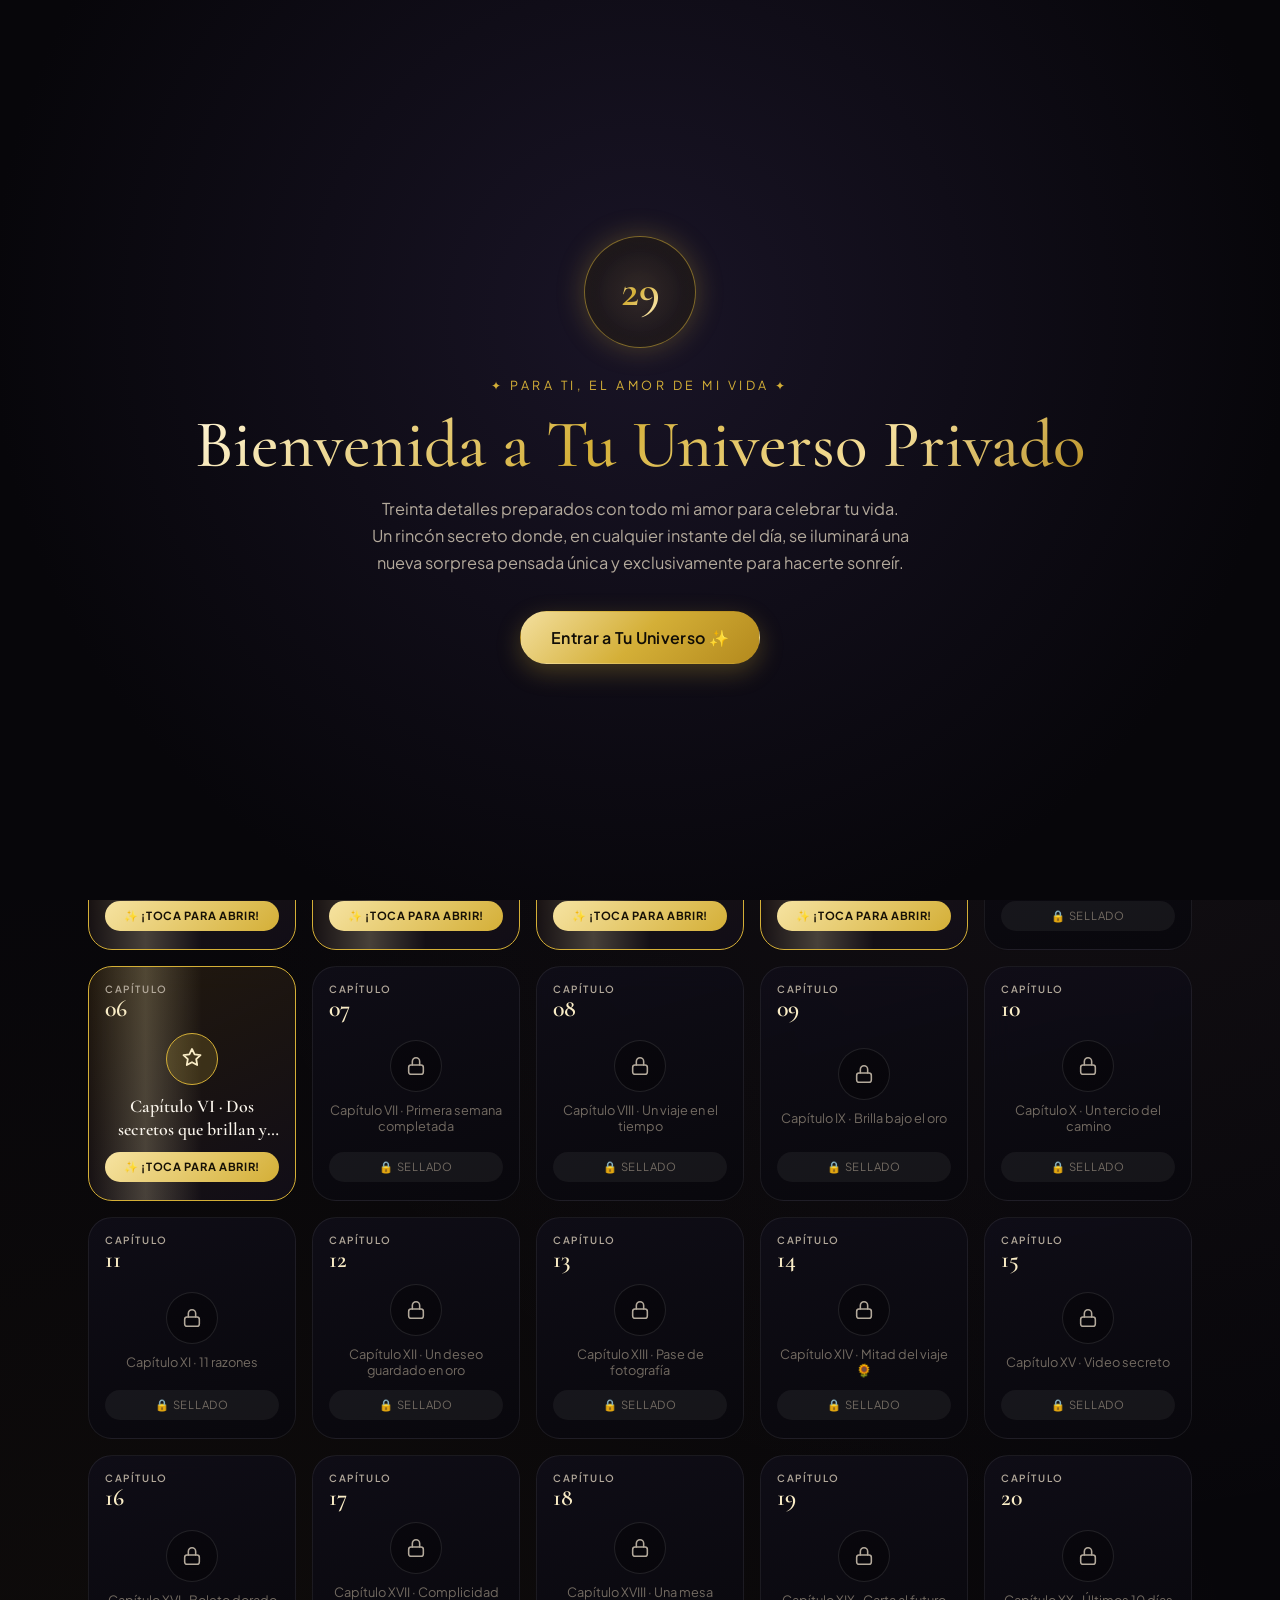
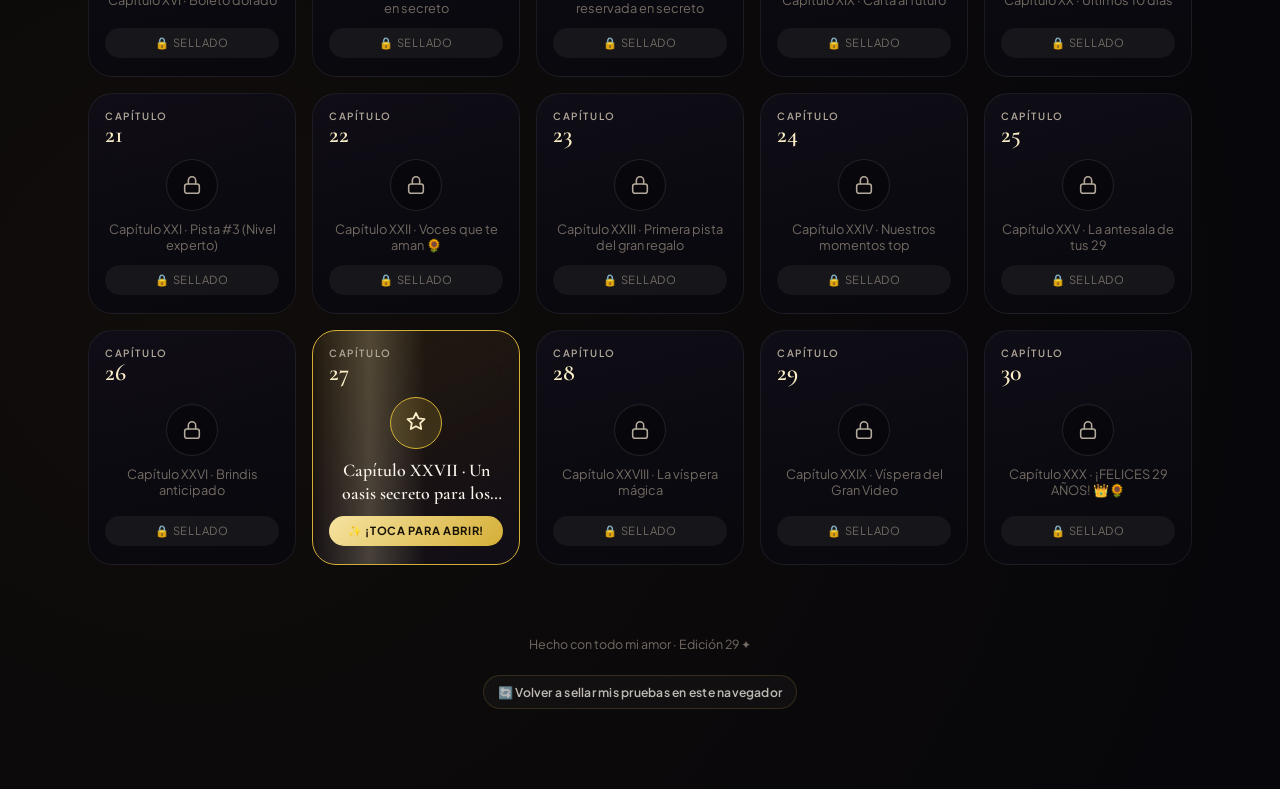
<file: index.html>
<!DOCTYPE html>
<html lang="es">
<head>
  <meta charset="UTF-8" />
  <meta name="viewport" content="width=device-width, initial-scale=1.0, viewport-fit=cover" />
  <meta name="theme-color" content="#07060a" />
  <meta name="apple-mobile-web-app-capable" content="yes" />
  <meta name="apple-mobile-web-app-status-bar-style" content="black-translucent" />
  <title>El Mes de tus 29 · Tu Universo</title>

  <link rel="icon" type="image/svg+xml" href="./assets/icon.svg" />
  <link rel="apple-touch-icon" href="./assets/icon.svg" />
  <link rel="manifest" href="./manifest.json" />

  <link rel="preconnect" href="https://fonts.googleapis.com" />
  <link rel="preconnect" href="https://fonts.gstatic.com" crossorigin />
  <link
    href="https://fonts.googleapis.com/css2?family=Cormorant+Garamond:ital,wght@0,500;0,600;0,700;1,500&family=Great+Vibes&family=Plus+Jakarta+Sans:wght@400;500;600;700&display=swap"
    rel="stylesheet"
  />

  <link rel="stylesheet" href="./css/theme.css" />
  <link rel="stylesheet" href="./css/app.css" />
</head>
<body>
  <canvas id="particles-canvas"></canvas>

  <!-- Velvet Luxury Welcome Curtain -->
  <section class="welcome-curtain" id="welcome-curtain">
    <div class="curtain-crest">
      <span class="gold-text">29</span>
    </div>
    <p class="curtain-eyebrow" id="curtain-her-name">✦ PARA TI, EL AMOR DE MI VIDA ✦</p>
    <h1 class="curtain-title gold-text">Bienvenida a Tu Universo Privado</h1>
    <p class="curtain-sub">
      Treinta detalles preparados con todo mi amor para celebrar tu vida.<br />
      Un rincón secreto donde, en cualquier instante del día, se iluminará una nueva sorpresa pensada única y exclusivamente para hacerte sonreír.
    </p>
    <button type="button" class="btn btn-gold btn-lg" id="enter-universe-btn">
      Entrar a Tu Universo ✨
    </button>
  </section>

  <!-- Her Sanctuary Main Shell -->
  <main class="app-shell">
    <header class="top-bar">
      <div class="brand-mini">
        <div class="brand-monogram">29</div>
        <span class="brand-label" id="brand-title-mini">El Mes de tus 29</span>
      </div>
      <div class="top-actions">
        <button type="button" class="music-pill" id="music-toggle-btn">
          <span class="music-bars"><i></i><i></i><i></i></span>
          <span id="music-label">Música</span>
        </button>
      </div>
    </header>

    <section class="hero">
      <div class="hero-kicker" id="countdown-kicker">Cuenta regresiva hacia tus 29</div>
      <h1 class="hero-title gold-text" id="hero-title">El Mes de tus 29</h1>
      <p class="hero-script" id="hero-her-name">Para ti, el amor de mi vida</p>
      <p class="hero-subtitle" id="hero-subtitle">
        Treinta detalles pensados única y exclusivamente para hacerte sonreír y recordarte lo especial que eres para mí.
      </p>

      <div class="countdown-box" aria-label="Cuenta regresiva">
        <div class="cd-unit">
          <span class="cd-val" id="cd-days">30</span>
          <span class="cd-lbl">Días</span>
        </div>
        <div class="cd-unit">
          <span class="cd-val" id="cd-hours">00</span>
          <span class="cd-lbl">Horas</span>
        </div>
        <div class="cd-unit">
          <span class="cd-val" id="cd-mins">00</span>
          <span class="cd-lbl">Min</span>
        </div>
        <div class="cd-unit">
          <span class="cd-val" id="cd-secs">00</span>
          <span class="cd-lbl">Seg</span>
        </div>
      </div>

      <div class="progress-wrap">
        <div class="progress-meta">
          <span>Progreso de tus sorpresas</span>
          <span id="progress-label">0 de 30 descubiertos</span>
        </div>
        <div class="progress-track">
          <div class="progress-fill" id="progress-fill"></div>
        </div>
      </div>

      <!-- Grand Finale Cinema Banner (HIDDEN unless enabled by Him in Admin) -->
      <div class="finale-banner hidden" id="finale-banner">
        <div>
          <span class="modal-day-tag">🎬 Estreno Exclusivo</span>
          <h2 class="gold-text" id="finale-banner-title">Nuestro Gran Final · 29 Años</h2>
          <p>Nuestra película privada con todos los recuerdos de estos 30 días.</p>
        </div>
        <button type="button" class="btn btn-gold" id="open-cinema-btn">
          Ver Película Ahora ✨
        </button>
      </div>
    </section>

    <nav class="filter-bar" aria-label="Filtros de capítulos">
      <button type="button" class="filter-pill is-active" data-filter="all">Todos (30)</button>
      <button type="button" class="filter-pill" data-filter="ready">Listos para Abrir ✨</button>
      <button type="button" class="filter-pill" data-filter="opened">Descubiertos</button>
      <button type="button" class="filter-pill" data-filter="favorites">Favoritos ❤️</button>
      <button type="button" class="filter-pill" id="quick-reseal-all-btn" style="margin-left:auto;border-color:rgba(212,175,55,0.45);color:var(--gold-light);background:rgba(212,175,55,0.1);font-weight:600;" title="Volver a sellar todos los capítulos para probar desde cero">🔄 Sellar Todo (Pruebas)</button>
    </nav>

    <section class="capsule-grid" id="capsule-grid" aria-live="polite"></section>

    <footer class="app-footer">
      <span class="secret-crest-tap" id="secret-crest-tap">Hecho con todo mi amor · Edición 29 ✦</span>
      <div style="margin-top:14px;">
        <button type="button" class="btn btn-glass btn-sm" id="reset-test-progress-btn" style="opacity:0.75;font-size:0.76rem;border-color:rgba(212,175,55,0.25);" title="Vuelve a sellar los capítulos abiertos en este teléfono para que los veas como ella">
          🔄 Volver a sellar mis pruebas en este navegador
        </button>
      </div>
    </footer>
  </main>

  <script type="module" src="./js/app.js?v=20261119M"></script>
</body>
</html>
</file>
<file: css/theme.css>
/* ==========================================================================
   29 CAPÍTULOS · LUXURY DESIGN SYSTEM (Midnight Obsidian & Champagne Gold)
   ========================================================================== */

:root {
  --bg-deep: #07060a;
  --bg-surface: #0e0c14;
  --bg-elevated: rgba(22, 19, 31, 0.72);
  --bg-glass: rgba(255, 248, 236, 0.035);
  --bg-glass-hover: rgba(255, 248, 236, 0.075);

  --gold-light: #f9ecc6;
  --gold-main: #d4af37;
  --gold-rich: #b99124;
  --gold-dark: #7d5d12;
  --rose-champagne: #e8b4b8;
  --rose-deep: #9e4b5a;

  --text-ivory: #faf5ec;
  --text-muted: #b3a99b;
  --text-dim: #736b62;

  --border-gold: rgba(212, 175, 55, 0.24);
  --border-gold-strong: rgba(212, 175, 55, 0.55);
  --border-subtle: rgba(255, 255, 255, 0.08);

  --shadow-luxury: 0 20px 60px rgba(0, 0, 0, 0.65), 0 0 40px rgba(212, 175, 55, 0.06);
  --shadow-gold-glow: 0 0 28px rgba(212, 175, 55, 0.28), inset 0 0 18px rgba(212, 175, 55, 0.08);

  --font-display: 'Cormorant Garamond', Georgia, 'Times New Roman', 'Segoe UI Emoji', 'Apple Color Emoji', 'Noto Color Emoji', serif;
  --font-script: 'Great Vibes', 'Brush Script MT', 'Segoe UI Emoji', 'Apple Color Emoji', cursive;
  --font-sans: 'Plus Jakarta Sans', -apple-system, BlinkMacSystemFont, 'Segoe UI', Roboto, 'Segoe UI Emoji', 'Apple Color Emoji', 'Noto Color Emoji', sans-serif;

  --radius-sm: 10px;
  --radius-md: 16px;
  --radius-lg: 24px;
  --radius-xl: 32px;

  --ease-luxury: cubic-bezier(0.22, 1, 0.36, 1);
}

*, *::before, *::after {
  box-sizing: border-box;
  margin: 0;
  padding: 0;
}

html {
  scroll-behavior: smooth;
  -webkit-tap-highlight-color: transparent;
}

body {
  font-family: var(--font-sans);
  background-color: var(--bg-deep);
  background-image:
    radial-gradient(ellipse 80% 50% at 50% -10%, rgba(212, 175, 55, 0.12), transparent 60%),
    radial-gradient(circle at 85% 25%, rgba(232, 180, 184, 0.06), transparent 45%),
    radial-gradient(circle at 15% 80%, rgba(125, 93, 18, 0.08), transparent 50%);
  color: var(--text-ivory);
  min-height: 100vh;
  line-height: 1.6;
  overflow-x: hidden;
  -webkit-font-smoothing: antialiased;
}

/* Custom Scrollbar */
::-webkit-scrollbar {
  width: 7px;
  height: 7px;
}
::-webkit-scrollbar-track {
  background: var(--bg-deep);
}
::-webkit-scrollbar-thumb {
  background: rgba(212, 175, 55, 0.25);
  border-radius: 999px;
}
::-webkit-scrollbar-thumb:hover {
  background: rgba(212, 175, 55, 0.5);
}

/* Typography Helpers */
.font-display {
  font-family: var(--font-display);
}
.font-script {
  font-family: var(--font-script);
}

.gold-text {
  background: linear-gradient(135deg, #fff5d6 0%, #d4af37 45%, #f5df9c 75%, #b99124 100%);
  -webkit-background-clip: text;
  background-clip: text;
  color: transparent;
}

/* Buttons */
.btn {
  display: inline-flex;
  align-items: center;
  justify-content: center;
  gap: 8px;
  font-family: var(--font-sans);
  font-weight: 600;
  font-size: 0.92rem;
  letter-spacing: 0.02em;
  padding: 12px 22px;
  border-radius: 999px;
  border: 1px solid transparent;
  cursor: pointer;
  transition: all 0.3s var(--ease-luxury);
  text-decoration: none;
  white-space: nowrap;
}

.btn:disabled {
  opacity: 0.45;
  cursor: not-allowed;
  transform: none !important;
}

.btn-gold {
  background: linear-gradient(135deg, #f3df9e 0%, #d4af37 50%, #b3891d 100%);
  color: #110d06;
  box-shadow: 0 8px 25px rgba(212, 175, 55, 0.28);
}
.btn-gold:hover:not(:disabled) {
  transform: translateY(-2px);
  box-shadow: 0 12px 32px rgba(212, 175, 55, 0.42);
  filter: brightness(1.06);
}

.btn-glass {
  background: rgba(255, 255, 255, 0.045);
  color: var(--text-ivory);
  border-color: var(--border-gold);
  backdrop-filter: blur(12px);
}
.btn-glass:hover:not(:disabled) {
  background: rgba(212, 175, 55, 0.12);
  border-color: var(--border-gold-strong);
  transform: translateY(-1px);
}

.btn-rose {
  background: linear-gradient(135deg, #f2c6ca 0%, #c87482 100%);
  color: #1a0b0e;
  box-shadow: 0 8px 24px rgba(200, 116, 130, 0.25);
}
.btn-rose:hover:not(:disabled) {
  transform: translateY(-2px);
  filter: brightness(1.06);
}

.btn-danger {
  background: rgba(220, 68, 68, 0.15);
  color: #ff9f9f;
  border-color: rgba(220, 68, 68, 0.35);
}
.btn-danger:hover:not(:disabled) {
  background: rgba(220, 68, 68, 0.28);
}

.btn-sm {
  padding: 8px 14px;
  font-size: 0.82rem;
}

.btn-lg {
  padding: 15px 30px;
  font-size: 1rem;
}

/* Inputs & Form Controls */
.input, .textarea, .select {
  width: 100%;
  background: rgba(12, 10, 18, 0.85);
  border: 1px solid rgba(255, 255, 255, 0.12);
  border-radius: var(--radius-sm);
  color: var(--text-ivory);
  font-family: var(--font-sans);
  font-size: 0.94rem;
  padding: 12px 14px;
  transition: border-color 0.25s ease, box-shadow 0.25s ease;
  outline: none;
}

.input:focus, .textarea:focus, .select:focus {
  border-color: var(--gold-main);
  box-shadow: 0 0 0 3px rgba(212, 175, 55, 0.15);
}

.textarea {
  resize: vertical;
  min-height: 110px;
  line-height: 1.55;
}

.field-label {
  display: block;
  font-size: 0.8rem;
  font-weight: 600;
  text-transform: uppercase;
  letter-spacing: 0.08em;
  color: var(--gold-light);
  margin-bottom: 6px;
}

/* Toast Notification */
.toast-container {
  position: fixed;
  bottom: 24px;
  left: 50%;
  transform: translateX(-50%);
  z-index: 9999;
  display: flex;
  flex-direction: column;
  gap: 10px;
  pointer-events: none;
  width: min(92vw, 440px);
}

.toast {
  background: rgba(18, 15, 26, 0.94);
  border: 1px solid var(--border-gold-strong);
  color: var(--text-ivory);
  padding: 14px 20px;
  border-radius: 999px;
  font-size: 0.9rem;
  text-align: center;
  box-shadow: var(--shadow-luxury);
  backdrop-filter: blur(16px);
  animation: toastIn 0.4s var(--ease-luxury) forwards;
  pointer-events: none;
}

@keyframes toastIn {
  from { opacity: 0; transform: translateY(16px) scale(0.96); }
  to { opacity: 1; transform: translateY(0) scale(1); }
}

@keyframes pulseGold {
  0%, 100% { box-shadow: 0 0 18px rgba(212, 175, 55, 0.22), inset 0 0 12px rgba(212, 175, 55, 0.06); }
  50% { box-shadow: 0 0 36px rgba(212, 175, 55, 0.48), inset 0 0 20px rgba(212, 175, 55, 0.16); }
}

@keyframes shimmerSweep {
  0% { transform: translateX(-120%) skewX(-20deg); }
  100% { transform: translateX(220%) skewX(-20deg); }
}

@keyframes floatSlow {
  0%, 100% { transform: translateY(0px); }
  50% { transform: translateY(-6px); }
}

@keyframes shakeGentle {
  0%, 100% { transform: translateX(0); }
  20% { transform: translateX(-6px); }
  40% { transform: translateX(6px); }
  60% { transform: translateX(-4px); }
  80% { transform: translateX(4px); }
}

.shake {
  animation: shakeGentle 0.45s ease;
}

.hidden {
  display: none !important;
}
</file>
<file: css/app.css>
/* ==========================================================================
   29 CAPÍTULOS · HER SANCTUARY STYLES (Mobile-First Luxury Experience)
   ========================================================================== */

#particles-canvas {
  position: fixed;
  inset: 0;
  width: 100%;
  height: 100%;
  pointer-events: none;
  z-index: 0;
}

/* Entrance Velvet Curtain */
.welcome-curtain {
  position: fixed;
  inset: 0;
  z-index: 500;
  background: radial-gradient(circle at 50% 35%, #191426 0%, #07060a 75%);
  display: flex;
  flex-direction: column;
  align-items: center;
  justify-content: center;
  text-align: center;
  padding: 28px;
  transition: opacity 0.9s var(--ease-luxury), transform 0.9s var(--ease-luxury), visibility 0.9s;
}

.welcome-curtain.is-dismissed {
  opacity: 0;
  transform: scale(1.04);
  visibility: hidden;
  pointer-events: none;
}

.curtain-crest {
  width: 112px;
  height: 112px;
  border-radius: 50%;
  border: 1.5px solid var(--border-gold-strong);
  display: grid;
  place-items: center;
  margin-bottom: 28px;
  background: radial-gradient(circle, rgba(212, 175, 55, 0.14), rgba(0, 0, 0, 0.4));
  box-shadow: var(--shadow-gold-glow);
  animation: floatSlow 4s ease-in-out infinite;
}

.curtain-crest span {
  font-family: var(--font-display);
  font-size: 2.8rem;
  font-weight: 600;
}

.curtain-eyebrow {
  font-size: 0.78rem;
  text-transform: uppercase;
  letter-spacing: 0.28em;
  color: var(--gold-main);
  margin-bottom: 12px;
}

.curtain-title {
  font-family: var(--font-display);
  font-size: clamp(2.4rem, 7vw, 4.2rem);
  font-weight: 500;
  line-height: 1.1;
  margin-bottom: 14px;
}

.curtain-sub {
  max-width: 540px;
  color: var(--text-muted);
  font-size: 1.02rem;
  line-height: 1.65;
  margin-bottom: 34px;
}

/* Main Shell */
.app-shell {
  position: relative;
  z-index: 2;
  max-width: 1140px;
  margin: 0 auto;
  padding: 18px 18px 80px;
}

/* Top Ambient Bar */
.top-bar {
  display: flex;
  align-items: center;
  justify-content: space-between;
  gap: 12px;
  padding: 10px 16px;
  background: rgba(16, 13, 24, 0.65);
  border: 1px solid var(--border-subtle);
  border-radius: 999px;
  backdrop-filter: blur(18px);
  margin-bottom: 36px;
  position: sticky;
  top: 14px;
  z-index: 40;
}

.brand-mini {
  display: flex;
  align-items: center;
  gap: 10px;
}

.brand-monogram {
  width: 34px;
  height: 34px;
  border-radius: 50%;
  border: 1px solid var(--border-gold-strong);
  display: grid;
  place-items: center;
  font-family: var(--font-display);
  font-weight: 700;
  font-size: 0.95rem;
  color: var(--gold-light);
  background: rgba(212, 175, 55, 0.1);
}

.brand-label {
  font-size: 0.84rem;
  font-weight: 600;
  letter-spacing: 0.04em;
  color: var(--text-ivory);
}

.top-actions {
  display: flex;
  align-items: center;
  gap: 8px;
}

.music-pill {
  display: inline-flex;
  align-items: center;
  gap: 8px;
  padding: 7px 14px;
  border-radius: 999px;
  background: rgba(255, 255, 255, 0.04);
  border: 1px solid var(--border-gold);
  color: var(--gold-light);
  font-size: 0.8rem;
  cursor: pointer;
  transition: all 0.25s ease;
}
.music-pill:hover {
  background: rgba(212, 175, 55, 0.14);
}
.music-bars {
  display: inline-flex;
  align-items: flex-end;
  gap: 2px;
  height: 12px;
}
.music-bars i {
  display: block;
  width: 2.5px;
  height: 4px;
  background: var(--gold-main);
  border-radius: 2px;
  transition: height 0.2s ease;
}
.music-pill.is-playing .music-bars i:nth-child(1) { animation: eq 0.7s ease infinite alternate; }
.music-pill.is-playing .music-bars i:nth-child(2) { animation: eq 0.5s ease 0.2s infinite alternate; }
.music-pill.is-playing .music-bars i:nth-child(3) { animation: eq 0.8s ease 0.1s infinite alternate; }

@keyframes eq {
  from { height: 3px; }
  to { height: 12px; }
}

/* Hero Section */
.hero {
  text-align: center;
  padding: 16px 12px 36px;
}

.hero-kicker {
  display: inline-flex;
  align-items: center;
  gap: 8px;
  padding: 6px 16px;
  border-radius: 999px;
  border: 1px solid var(--border-gold);
  background: rgba(212, 175, 55, 0.07);
  color: var(--gold-light);
  font-size: 0.75rem;
  text-transform: uppercase;
  letter-spacing: 0.2em;
  margin-bottom: 18px;
}

.hero-title {
  font-family: var(--font-display);
  font-size: clamp(2.5rem, 6.5vw, 4.6rem);
  font-weight: 500;
  line-height: 1.05;
  margin-bottom: 10px;
}

.hero-script {
  font-family: var(--font-script);
  font-size: clamp(1.8rem, 4.5vw, 2.7rem);
  color: var(--rose-champagne);
  margin-bottom: 12px;
}

.hero-subtitle {
  max-width: 540px;
  margin: 0 auto 30px;
  color: var(--text-muted);
  font-size: 0.96rem;
}

/* Countdown Timer */
.countdown-box {
  display: inline-grid;
  grid-template-columns: repeat(4, minmax(64px, 86px));
  gap: 10px;
  padding: 14px;
  border-radius: var(--radius-lg);
  background: rgba(255, 250, 240, 0.025);
  border: 1px solid var(--border-gold);
  backdrop-filter: blur(16px);
  box-shadow: var(--shadow-luxury);
  margin-bottom: 24px;
}

.cd-unit {
  padding: 10px 6px;
  border-radius: var(--radius-md);
  background: rgba(10, 8, 15, 0.65);
  border: 1px solid rgba(255, 255, 255, 0.05);
}

.cd-val {
  display: block;
  font-family: var(--font-display);
  font-size: clamp(1.7rem, 4vw, 2.35rem);
  font-weight: 600;
  line-height: 1;
  color: var(--gold-light);
}

.cd-lbl {
  display: block;
  margin-top: 5px;
  font-size: 0.66rem;
  text-transform: uppercase;
  letter-spacing: 0.14em;
  color: var(--text-muted);
}

/* Progress Meter */
.progress-wrap {
  max-width: 440px;
  margin: 0 auto;
}

.progress-meta {
  display: flex;
  justify-content: space-between;
  font-size: 0.8rem;
  color: var(--text-muted);
  margin-bottom: 8px;
}

.progress-track {
  height: 6px;
  border-radius: 999px;
  background: rgba(255, 255, 255, 0.07);
  overflow: hidden;
}

.progress-fill {
  height: 100%;
  width: 0%;
  border-radius: 999px;
  background: linear-gradient(90deg, var(--gold-dark), var(--gold-main), var(--gold-light));
  transition: width 0.8s var(--ease-luxury);
}

/* Grand Finale Banner (Only rendered when enabled by Admin) */
.finale-banner {
  margin: 28px auto 12px;
  padding: 26px 24px;
  border-radius: var(--radius-lg);
  background: linear-gradient(135deg, rgba(212, 175, 55, 0.16), rgba(232, 180, 184, 0.12), rgba(16, 13, 24, 0.9));
  border: 1px solid var(--border-gold-strong);
  box-shadow: var(--shadow-gold-glow);
  display: flex;
  flex-wrap: wrap;
  align-items: center;
  justify-content: space-between;
  gap: 18px;
  text-align: left;
}

.finale-banner h2 {
  font-family: var(--font-display);
  font-size: 1.8rem;
  margin-bottom: 4px;
}

.finale-banner p {
  color: var(--text-muted);
  font-size: 0.92rem;
}

/* Filter Bar */
.filter-bar {
  display: flex;
  flex-wrap: wrap;
  align-items: center;
  justify-content: center;
  gap: 8px;
  margin: 22px 0 28px;
}

.filter-pill {
  padding: 9px 18px;
  border-radius: 999px;
  border: 1px solid var(--border-subtle);
  background: rgba(255, 255, 255, 0.03);
  color: var(--text-muted);
  font-size: 0.84rem;
  font-weight: 500;
  cursor: pointer;
  transition: all 0.25s ease;
}

.filter-pill:hover {
  border-color: var(--border-gold);
  color: var(--text-ivory);
}

.filter-pill.is-active {
  background: rgba(212, 175, 55, 0.16);
  border-color: var(--gold-main);
  color: var(--gold-light);
}

/* 30-Day Capsule Grid */
.capsule-grid {
  display: grid;
  grid-template-columns: repeat(auto-fill, minmax(175px, 1fr));
  gap: 16px;
}

@media (max-width: 520px) {
  .capsule-grid {
    grid-template-columns: repeat(2, 1fr);
    gap: 12px;
  }
}

.capsule-card {
  position: relative;
  min-height: 205px;
  border-radius: var(--radius-lg);
  padding: 18px 16px;
  display: flex;
  flex-direction: column;
  justify-content: space-between;
  overflow: hidden;
  cursor: pointer;
  transition: transform 0.35s var(--ease-luxury), border-color 0.35s ease, box-shadow 0.35s ease;
  user-select: none;
  border: 1px solid var(--border-subtle);
  background: var(--bg-elevated);
  backdrop-filter: blur(14px);
}

.capsule-card:hover {
  transform: translateY(-4px);
}

/* State 1: LOCKED (Strict Mystery - No Spoilers) */
.capsule-card.is-locked {
  background: linear-gradient(165deg, rgba(16, 14, 24, 0.92), rgba(9, 8, 13, 0.96));
  border-color: rgba(255, 255, 255, 0.07);
}

.capsule-card.is-locked:hover {
  border-color: rgba(212, 175, 55, 0.28);
}

.capsule-card.is-locked .cap-status-badge {
  background: rgba(255, 255, 255, 0.05);
  color: var(--text-dim);
}

/* State 2: READY TO OPEN (Authorized by Him, waiting for Her tap!) */
.capsule-card.is-ready {
  background: linear-gradient(155deg, rgba(38, 28, 14, 0.88), rgba(18, 14, 24, 0.95));
  border-color: var(--gold-main);
  animation: pulseGold 2.4s ease-in-out infinite;
}

.capsule-card.is-ready::after {
  content: "";
  position: absolute;
  inset: 0;
  width: 55%;
  background: linear-gradient(90deg, transparent, rgba(255, 240, 190, 0.22), transparent);
  animation: shimmerSweep 3.2s infinite;
  pointer-events: none;
}

.capsule-card.is-ready .cap-status-badge {
  background: linear-gradient(135deg, #f6e3a1, #d4af37);
  color: #161005;
  font-weight: 700;
}

/* State 3: OPENED (Saved Memory) */
.capsule-card.is-opened {
  background: linear-gradient(160deg, rgba(26, 22, 36, 0.85), rgba(12, 10, 18, 0.94));
  border-color: var(--border-gold);
}

.capsule-card.is-opened:hover {
  border-color: var(--gold-light);
  box-shadow: var(--shadow-gold-glow);
}

.capsule-card.is-opened .cap-thumb-bg {
  position: absolute;
  inset: 0;
  background-size: cover;
  background-position: center;
  opacity: 0.22;
  transition: opacity 0.35s ease, transform 0.5s ease;
  z-index: 0;
}

.capsule-card.is-opened:hover .cap-thumb-bg {
  opacity: 0.34;
  transform: scale(1.06);
}

.cap-top, .cap-center, .cap-bottom {
  position: relative;
  z-index: 1;
}

.cap-top {
  display: flex;
  align-items: center;
  justify-content: space-between;
  gap: 8px;
}

.cap-day-num {
  font-family: var(--font-display);
  font-size: 1.5rem;
  font-weight: 600;
  color: var(--gold-light);
  line-height: 1;
}

.cap-day-num small {
  display: block;
  font-family: var(--font-sans);
  font-size: 0.62rem;
  text-transform: uppercase;
  letter-spacing: 0.16em;
  color: var(--text-muted);
  margin-bottom: 2px;
}

.cap-fav-heart {
  color: var(--rose-champagne);
  font-size: 1rem;
}

.cap-center {
  display: flex;
  flex-direction: column;
  align-items: center;
  text-align: center;
  padding: 12px 0;
}

.cap-icon-ring {
  width: 52px;
  height: 52px;
  border-radius: 50%;
  display: grid;
  place-items: center;
  margin-bottom: 10px;
  border: 1px solid rgba(255, 255, 255, 0.1);
  background: rgba(0, 0, 0, 0.3);
  color: var(--text-muted);
}

.capsule-card.is-ready .cap-icon-ring {
  border-color: var(--gold-main);
  background: rgba(212, 175, 55, 0.18);
  color: var(--gold-light);
  animation: floatSlow 2.6s ease-in-out infinite;
}

.capsule-card.is-opened .cap-icon-ring {
  border-color: var(--border-gold);
  color: var(--gold-light);
}

.cap-title {
  font-family: var(--font-display);
  font-size: 1.12rem;
  font-weight: 600;
  line-height: 1.25;
  color: var(--text-ivory);
  display: -webkit-box;
  -webkit-line-clamp: 2;
  -webkit-box-orient: vertical;
  overflow: hidden;
}

.capsule-card.is-locked .cap-title {
  font-family: var(--font-sans);
  font-size: 0.8rem;
  font-weight: 400;
  color: var(--text-dim);
}

.cap-status-badge {
  display: inline-block;
  width: 100%;
  text-align: center;
  font-size: 0.7rem;
  letter-spacing: 0.06em;
  text-transform: uppercase;
  padding: 6px 10px;
  border-radius: 999px;
}

/* ==========================================================================
   WAX SEAL BREAK RITUAL OVERLAY
   ========================================================================== */
.ritual-overlay {
  position: fixed;
  inset: 0;
  z-index: 700;
  background: radial-gradient(circle at center, rgba(28, 20, 12, 0.95), rgba(6, 5, 10, 0.99));
  display: flex;
  flex-direction: column;
  align-items: center;
  justify-content: center;
  text-align: center;
  padding: 24px;
  backdrop-filter: blur(20px);
}

.wax-seal-btn {
  width: 150px;
  height: 150px;
  border-radius: 50%;
  border: 3px solid #f7e3a1;
  background: radial-gradient(circle at 35% 30%, #c84b61, #781c2e 70%, #450b16);
  box-shadow: 0 0 60px rgba(212, 175, 55, 0.45), inset 0 4px 16px rgba(255, 255, 255, 0.25);
  display: flex;
  flex-direction: column;
  align-items: center;
  justify-content: center;
  color: #fceec7;
  cursor: pointer;
  transition: transform 0.4s var(--ease-luxury), box-shadow 0.4s ease;
  margin-bottom: 24px;
}

.wax-seal-btn:hover {
  transform: scale(1.07);
  box-shadow: 0 0 85px rgba(212, 175, 55, 0.7), inset 0 4px 16px rgba(255, 255, 255, 0.35);
}

.wax-seal-btn.is-breaking {
  transform: scale(1.6);
  opacity: 0;
  transition: transform 0.65s ease, opacity 0.55s ease;
}

/* ==========================================================================
   CAPSULE READER MODAL
   ========================================================================== */
.modal-backdrop {
  position: fixed;
  inset: 0;
  z-index: 600;
  background: rgba(4, 3, 8, 0.85);
  backdrop-filter: blur(18px);
  display: flex;
  align-items: center;
  justify-content: center;
  padding: 16px;
  overflow-y: auto;
}

.modal-card {
  width: min(100%, 740px);
  max-height: 92vh;
  overflow-y: auto;
  border-radius: var(--radius-xl);
  background: linear-gradient(170deg, #161321 0%, #0b0910 100%);
  border: 1px solid var(--border-gold-strong);
  box-shadow: 0 30px 90px rgba(0, 0, 0, 0.85), 0 0 60px rgba(212, 175, 55, 0.14);
  padding: 28px;
  position: relative;
  animation: modalUp 0.4s var(--ease-luxury);
}

@media (max-width: 600px) {
  .modal-card {
    padding: 20px 16px;
    border-radius: var(--radius-lg);
  }
}

@keyframes modalUp {
  from { opacity: 0; transform: translateY(24px) scale(0.97); }
  to { opacity: 1; transform: translateY(0) scale(1); }
}

.modal-header {
  display: flex;
  align-items: flex-start;
  justify-content: space-between;
  gap: 14px;
  padding-bottom: 18px;
  border-bottom: 1px solid var(--border-subtle);
  margin-bottom: 22px;
}

.modal-day-tag {
  display: inline-block;
  font-size: 0.72rem;
  text-transform: uppercase;
  letter-spacing: 0.18em;
  color: var(--gold-main);
  margin-bottom: 6px;
}

.modal-title {
  font-family: var(--font-display);
  font-size: clamp(1.7rem, 4vw, 2.35rem);
  font-weight: 600;
  line-height: 1.15;
}

.modal-header-actions {
  display: flex;
  align-items: center;
  gap: 8px;
}

.icon-btn {
  width: 40px;
  height: 40px;
  border-radius: 50%;
  border: 1px solid var(--border-subtle);
  background: rgba(255, 255, 255, 0.04);
  color: var(--text-ivory);
  display: grid;
  place-items: center;
  cursor: pointer;
  transition: all 0.2s ease;
  font-size: 1.1rem;
}

.icon-btn:hover {
  border-color: var(--gold-main);
  background: rgba(212, 175, 55, 0.15);
}

.icon-btn.is-fav {
  border-color: var(--rose-champagne);
  background: rgba(232, 180, 184, 0.18);
  color: var(--rose-champagne);
}

/* Editorial Letter Block */
.letter-box {
  background: rgba(255, 248, 232, 0.03);
  border-left: 2px solid var(--gold-main);
  border-radius: 0 var(--radius-md) var(--radius-md) 0;
  padding: 20px 22px;
  margin-bottom: 24px;
  font-size: 1.02rem;
  line-height: 1.75;
  color: #f3ece1;
  white-space: pre-wrap;
}

/* Media Gallery inside Capsule */
.media-gallery {
  display: grid;
  grid-template-columns: 1fr;
  gap: 16px;
  margin-bottom: 24px;
}

.media-item {
  border-radius: var(--radius-md);
  overflow: hidden;
  border: 1px solid var(--border-subtle);
  background: rgba(0, 0, 0, 0.45);
}

.media-item.is-spotify {
  border: none;
  background: transparent;
}

.media-item img {
  width: 100%;
  max-height: 380px;
  object-fit: contain;
  display: block;
  background: #060509;
}

.media-item video {
  width: 100%;
  max-height: 440px;
  display: block;
  background: #000;
}

.media-audio-wrap {
  padding: 18px;
  display: flex;
  flex-direction: column;
  gap: 10px;
  background: linear-gradient(135deg, rgba(212, 175, 55, 0.09), rgba(18, 14, 24, 0.8));
}

.media-audio-wrap audio {
  width: 100%;
}

.media-caption {
  padding: 10px 14px;
  font-size: 0.86rem;
  color: var(--text-muted);
  border-top: 1px solid rgba(255, 255, 255, 0.05);
}

/* ==========================================================================
   INTERACTIVE DYNAMICS (Scratch, Trivia, Clue, Coupon, Challenge)
   ========================================================================== */
.dynamic-card {
  border-radius: var(--radius-lg);
  border: 1px solid var(--border-gold);
  background: radial-gradient(circle at top right, rgba(212, 175, 55, 0.09), rgba(14, 11, 20, 0.9));
  padding: 22px;
  margin-bottom: 24px;
}

.dynamic-badge {
  display: inline-flex;
  align-items: center;
  gap: 6px;
  font-size: 0.72rem;
  text-transform: uppercase;
  letter-spacing: 0.16em;
  color: var(--gold-light);
  background: rgba(212, 175, 55, 0.14);
  padding: 5px 12px;
  border-radius: 999px;
  margin-bottom: 12px;
}

.dynamic-prompt {
  font-family: var(--font-display);
  font-size: 1.38rem;
  margin-bottom: 16px;
  color: var(--text-ivory);
}

/* Scratch Card */
.scratch-container {
  position: relative;
  width: 100%;
  min-height: 175px;
  border-radius: var(--radius-md);
  overflow: hidden;
  border: 1px solid var(--border-gold-strong);
  background: radial-gradient(circle, #21192a, #100c16);
  display: flex;
  align-items: center;
  justify-content: center;
  padding: 24px;
  text-align: center;
}

.scratch-reveal-text {
  font-family: var(--font-display);
  font-size: 1.55rem;
  color: var(--gold-light);
  line-height: 1.35;
}

.scratch-canvas {
  position: absolute;
  inset: 0;
  width: 100%;
  height: 100%;
  cursor: crosshair;
  touch-action: none;
  transition: opacity 0.6s ease;
}

/* Trivia & Challenge Options */
.options-list {
  display: grid;
  gap: 10px;
}

.option-btn {
  width: 100%;
  text-align: left;
  padding: 14px 18px;
  border-radius: var(--radius-md);
  border: 1px solid rgba(255, 255, 255, 0.12);
  background: rgba(255, 255, 255, 0.035);
  color: var(--text-ivory);
  font-family: var(--font-sans);
  font-size: 0.95rem;
  cursor: pointer;
  transition: all 0.25s ease;
}

.option-btn:hover:not(:disabled) {
  border-color: var(--gold-main);
  background: rgba(212, 175, 55, 0.1);
}

.option-btn.is-correct {
  border-color: #4ade80;
  background: rgba(74, 222, 128, 0.15);
  color: #dcfce7;
}

.option-btn.is-wrong {
  border-color: #f87171;
  background: rgba(248, 113, 113, 0.14);
}

.reward-reveal {
  margin-top: 16px;
  padding: 16px 18px;
  border-radius: var(--radius-md);
  background: rgba(212, 175, 55, 0.12);
  border: 1px dashed var(--gold-main);
  color: var(--gold-light);
  animation: modalUp 0.4s var(--ease-luxury);
}

/* VIP Coupon */
.vip-coupon {
  position: relative;
  padding: 24px 20px;
  border-radius: var(--radius-md);
  border: 1.5px dashed var(--gold-main);
  background: linear-gradient(135deg, rgba(28, 22, 14, 0.95), rgba(14, 11, 18, 0.98));
  text-align: center;
}

.vip-stamp {
  display: inline-block;
  margin-top: 12px;
  padding: 6px 16px;
  border: 2px solid #4ade80;
  color: #86efac;
  font-weight: 700;
  letter-spacing: 0.16em;
  text-transform: uppercase;
  font-size: 0.78rem;
  border-radius: 6px;
  transform: rotate(-3deg);
}

/* Her Reply Section */
.reply-section {
  border-top: 1px solid var(--border-subtle);
  padding-top: 20px;
}

.reply-row {
  display: flex;
  flex-direction: column;
  gap: 10px;
}

/* ==========================================================================
   GRAND FINALE CINEMA OVERLAY
   ========================================================================== */
.cinema-overlay {
  position: fixed;
  inset: 0;
  z-index: 800;
  background: #040307;
  display: flex;
  flex-direction: column;
}

.cinema-topbar {
  position: absolute;
  top: 0;
  left: 0;
  right: 0;
  z-index: 10;
  display: flex;
  align-items: center;
  justify-content: space-between;
  padding: 16px 22px;
  background: linear-gradient(to bottom, rgba(0, 0, 0, 0.8), transparent);
}

.cinema-stage {
  flex: 1;
  position: relative;
  display: flex;
  align-items: center;
  justify-content: center;
  overflow: hidden;
  padding: 70px 24px 110px;
}

.cinema-slide {
  max-width: 820px;
  width: 100%;
  text-align: center;
  animation: cinemaFade 1.1s var(--ease-luxury);
}

@keyframes cinemaFade {
  from { opacity: 0; transform: scale(1.04); }
  to { opacity: 1; transform: scale(1); }
}

.cinema-media-frame {
  max-height: 55vh;
  margin: 0 auto 22px;
  border-radius: var(--radius-lg);
  overflow: hidden;
  border: 1px solid var(--border-gold);
  box-shadow: var(--shadow-luxury);
  display: inline-block;
}

.cinema-media-frame img {
  max-height: 55vh;
  max-width: 100%;
  display: block;
  animation: kenBurns 7s ease-out forwards;
}

@keyframes kenBurns {
  from { transform: scale(1); }
  to { transform: scale(1.07); }
}

.cinema-controls {
  position: absolute;
  bottom: 0;
  left: 0;
  right: 0;
  padding: 18px 24px 24px;
  background: linear-gradient(to top, rgba(0, 0, 0, 0.9), transparent);
  display: flex;
  flex-direction: column;
  align-items: center;
  gap: 12px;
}

.cinema-progress-dots {
  display: flex;
  gap: 6px;
  flex-wrap: wrap;
  justify-content: center;
}

.cinema-dot {
  width: 22px;
  height: 3px;
  border-radius: 999px;
  background: rgba(255, 255, 255, 0.2);
  cursor: pointer;
}
.cinema-dot.is-active {
  background: var(--gold-main);
}

/* Discreet Footer */
.app-footer {
  margin-top: 64px;
  text-align: center;
  color: var(--text-dim);
  font-size: 0.78rem;
  user-select: none;
}

.secret-crest-tap {
  display: inline-block;
  padding: 6px 12px;
  cursor: default;
}

/* Spotify Luxury Embed & Floating Playlist Drawer */
.spotify-embed-frame {
  width: 100%;
  border: none;
  border-radius: 12px;
  display: block;
  background: #121212;
}

.spotify-drawer {
  position: fixed;
  right: 18px;
  bottom: 18px;
  z-index: 480;
  width: min(92vw, 370px);
  padding: 14px;
  border-radius: var(--radius-lg);
  background: rgba(14, 11, 20, 0.96);
  border: 1px solid var(--border-gold-strong);
  box-shadow: var(--shadow-luxury);
  backdrop-filter: blur(18px);
}

.spotify-drawer-head {
  display: flex;
  align-items: center;
  justify-content: space-between;
  margin-bottom: 10px;
  font-size: 0.82rem;
  font-weight: 600;
  color: var(--gold-light);
}



/* Luxury Sunflower Chapter Accents */
.modal-card.has-sunflowers {
  border-color: rgba(245, 197, 66, 0.72);
  box-shadow: 0 30px 90px rgba(0, 0, 0, 0.85), 0 0 70px rgba(245, 197, 66, 0.16);
}

.sunflower-ornament {
  position: absolute;
  pointer-events: none;
  z-index: 0;
  opacity: 0.24;
  filter: drop-shadow(0 0 14px rgba(245, 197, 66, 0.35));
  animation: sunflowerSway 7s ease-in-out infinite;
}

.sunflower-tr {
  top: -14px;
  right: -14px;
  width: 112px;
  height: 112px;
}

.sunflower-bl {
  bottom: -16px;
  left: -16px;
  width: 96px;
  height: 96px;
  animation-delay: -3.5s;
}

.modal-card.has-sunflowers > *:not(.sunflower-ornament) {
  position: relative;
  z-index: 1;
}

.sunflower-pill {
  display: inline-flex;
  align-items: center;
  gap: 5px;
  padding: 3px 10px;
  border-radius: 999px;
  background: rgba(245, 197, 66, 0.14);
  border: 1px solid rgba(245, 197, 66, 0.4);
  color: #fde68a;
  font-size: 0.68rem;
  font-weight: 600;
  margin-left: 8px;
}

@keyframes sunflowerSway {
  0%, 100% { transform: rotate(-4deg) scale(1); }
  50% { transform: rotate(5deg) scale(1.04); }
}

/* Center-Screen Dynamic Reaction Pop-Up */
.dynamic-popup-backdrop {
  position: fixed;
  inset: 0;
  z-index: 760;
  background: rgba(5, 4, 9, 0.78);
  backdrop-filter: blur(12px);
  display: flex;
  align-items: center;
  justify-content: center;
  padding: 20px;
  animation: fadeInPopup 0.25s ease;
}

@keyframes fadeInPopup {
  from { opacity: 0; }
  to { opacity: 1; }
}

.dynamic-popup-card {
  width: min(100%, 440px);
  border-radius: var(--radius-xl);
  padding: 30px 24px;
  text-align: center;
  background: linear-gradient(165deg, #1b1628 0%, #0b0910 100%);
  border: 1.5px solid var(--border-gold-strong);
  box-shadow: 0 28px 80px rgba(0, 0, 0, 0.9), 0 0 55px rgba(212, 175, 55, 0.24);
  animation: modalUp 0.35s var(--ease-luxury);
}

.dynamic-popup-card.is-nudge {
  border-color: rgba(232, 180, 184, 0.65);
  box-shadow: 0 28px 80px rgba(0, 0, 0, 0.9), 0 0 45px rgba(232, 180, 184, 0.18);
}

.dynamic-popup-icon {
  font-size: 2.8rem;
  line-height: 1;
  margin-bottom: 12px;
}

.dynamic-popup-title {
  font-family: var(--font-display);
  font-size: 1.75rem;
  font-weight: 600;
  margin-bottom: 10px;
}

.dynamic-popup-msg {
  font-size: 0.98rem;
  line-height: 1.65;
  color: var(--text-ivory);
  margin-bottom: 22px;
  white-space: pre-wrap;
}
</file>
